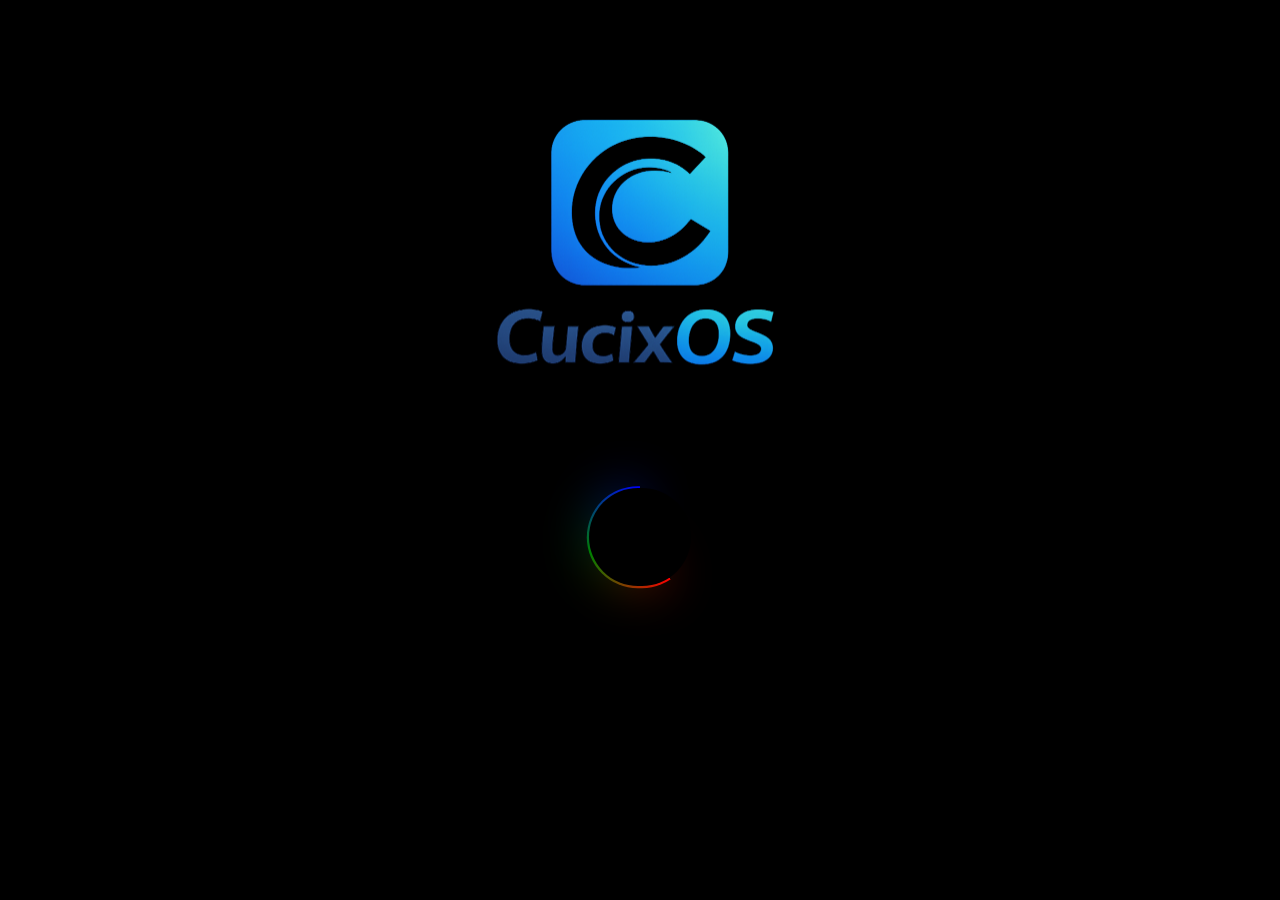
<file: index.html>
<!DOCTYPE html>
<html lang="en">
<head>
    <meta charset="UTF-8">
    <meta name="viewport" content="width=device-width, initial-scale=1.0">
    <title>Loading...</title>
    <link rel="shortcut icon" href="imgs/favicon/favicon.ico" type="image/x-icon">
    <link rel="stylesheet" href="style.css">
</head>
<body>
    <main id="loading-screen">
        <div id="OS-icon"></div>
        <div id="loading-animation"></div>
    </main>
    <script src="loading.js"></script>
</body>
</html>
</file>
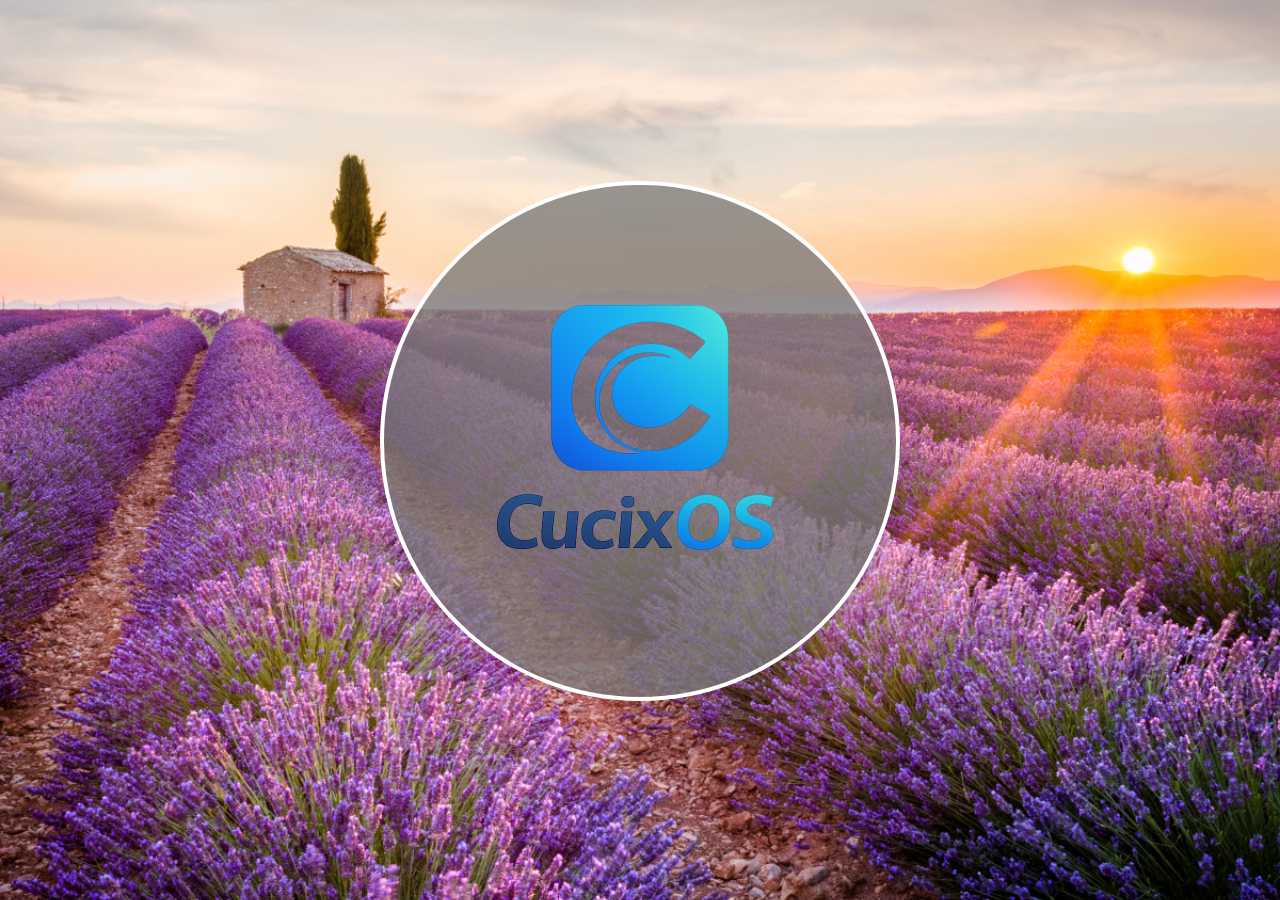
<file: access-page.html>
<!DOCTYPE html>
<html lang="en">
<head>
    <meta charset="UTF-8">
    <meta name="viewport" content="width=device-width, initial-scale=1.0">
    <title>CucixOS - Access</title>
    <link rel="stylesheet" href="access-page.css">
</head>
<body>
    <main id="access">
        <div id="bg"></div>
        <figure id="account">
            <img id="account-img" src="imgs/icons/OS-icons/OS-icon-loading.png">
            <figcaption>
                <input type="text" id="password" placeholder="Password">
            </figcaption>
        </figure>
    </main>
    <script src="loaded.js"></script>
    <script src="access.js"></script>
</body>
</html>
</file>
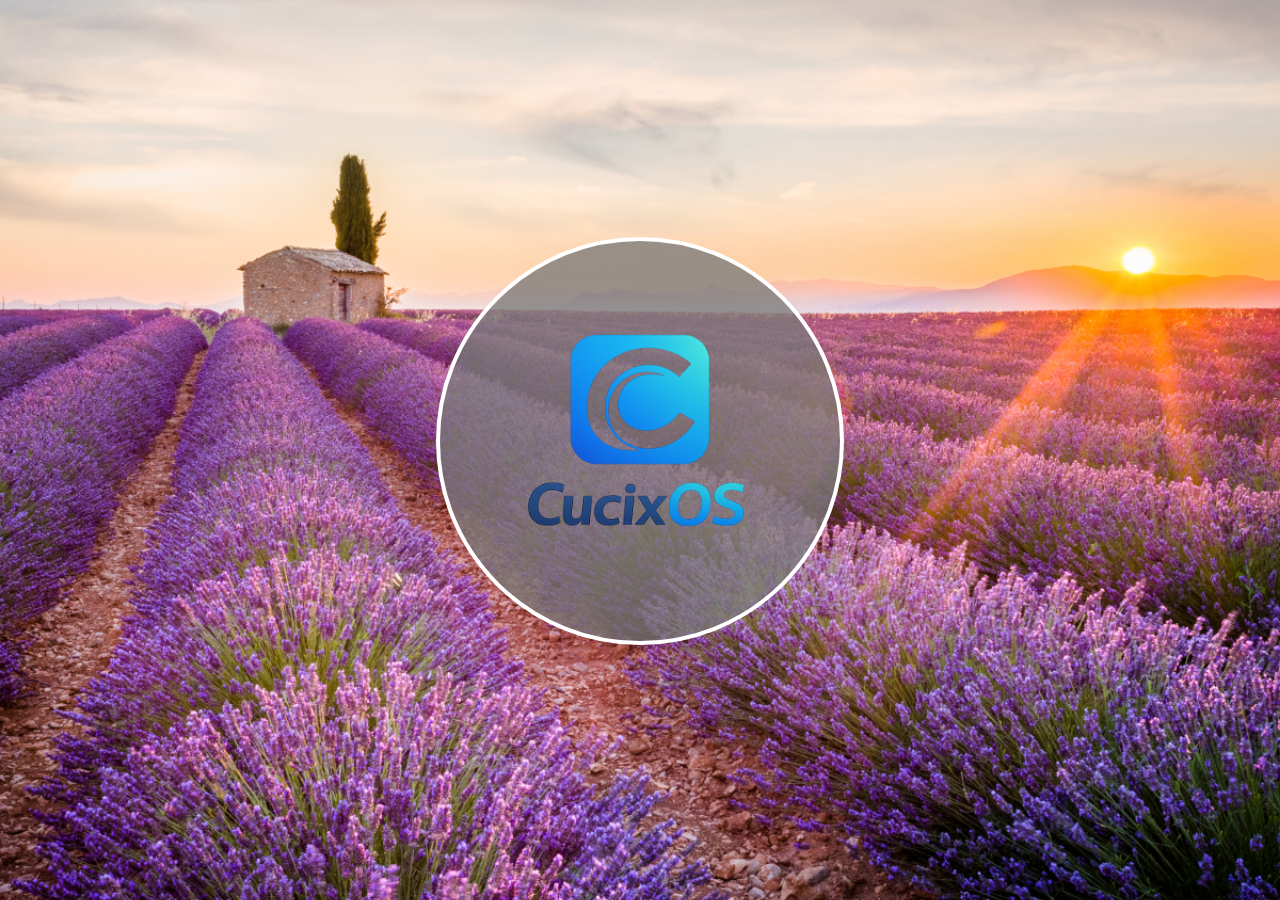
<file: src/access/access-page.html>
<!DOCTYPE html>
<html lang="en">
<head>
    <meta charset="UTF-8">
    <meta name="viewport" content="width=device-width, initial-scale=1.0">
    <title>CucixOS - Access</title>
    <link rel="shortcut icon" href="../../imgs/favicon/favicon.ico" type="image/x-icon">
    <link rel="stylesheet" href="access-page.css">
</head>
<body>
    <main id="access">
        <div id="bg"></div>
        <figure id="account">
            <img id="account-img" src="../../imgs/icons/OS-icons/OS-icon-loading.png">
            <figcaption>
                <input type="text" id="password" placeholder="Password">
            </figcaption>
        </figure>
    </main>
    <script src="loaded.js"></script>
    <script src="access.js"></script>
</body>
</html>
</file>
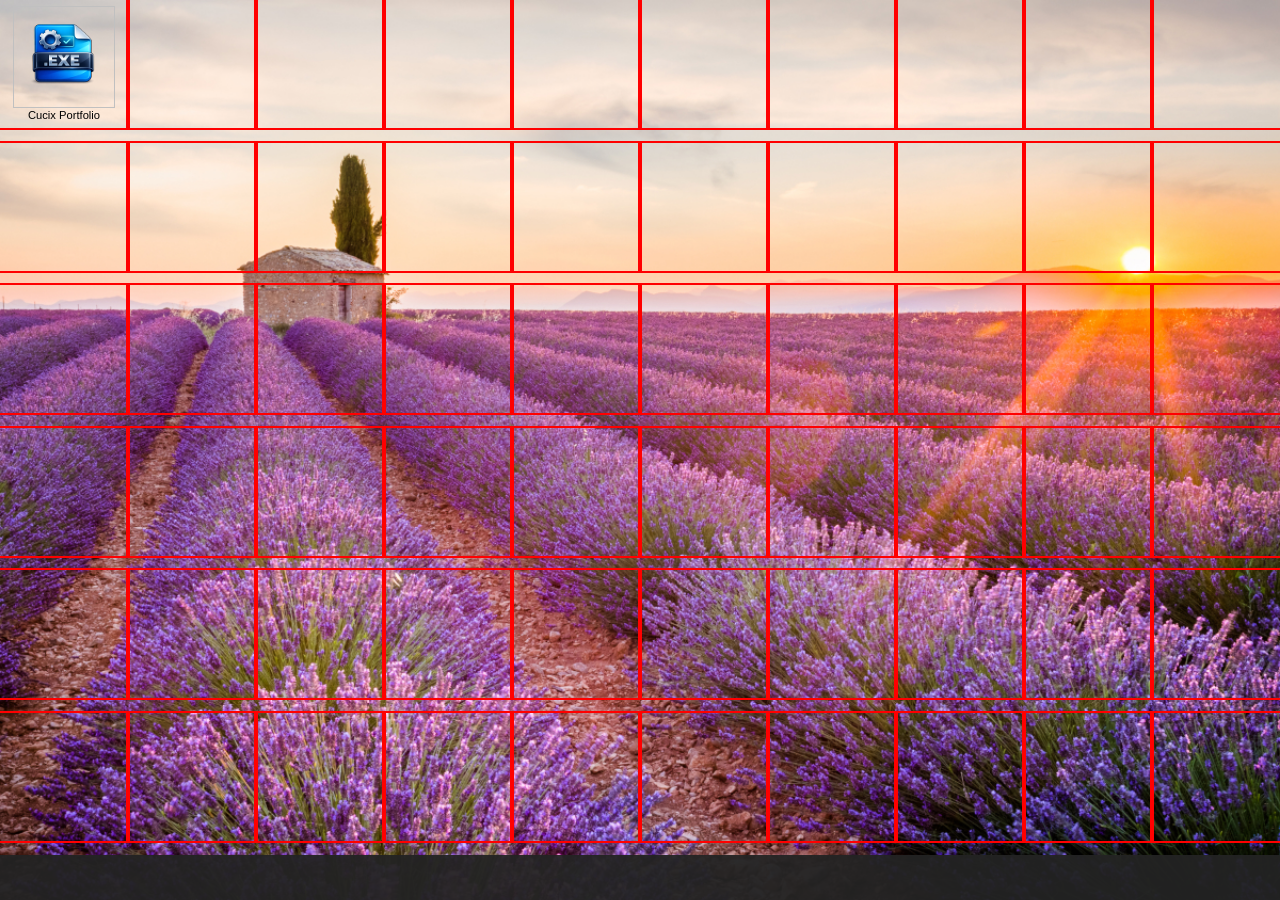
<file: src/desktop/desktop.html>
<!DOCTYPE html>
<html lang="en">
<head>
    <meta charset="UTF-8">
    <meta name="viewport" content="width=device-width, initial-scale=1.0">
    <title>CucixOS - Desktop</title>
    <link rel="shortcut icon" href="../../imgs/favicon/favicon.ico" type="image/x-icon">
    <link rel="stylesheet" href="style.css">
</head>
<body>
    <main id="desktop">
        <div id="desktop-grid-apps">
        </div>
        <nav id="nav-apps"></nav>
        
    </main>
    
    <script src="declarations.js"></script>

    <script src="loaded.js"></script>
</body>
</html>
</file>
<file: style.css>
body{
    margin: 0;
    padding: 0;
}

#loading-screen{
    width: 100vw;
    height: 100dvh;
    overflow: hidden;
    z-index: 0;
    position: absolute;
    background-color: black;
    display: flex;
    justify-content: center;
    align-items: center;
    flex-direction: column;
}

#OS-icon{
    width: 40vw;
    max-width: 600px;
    aspect-ratio: 1/1;
    background-image: url("imgs/icons/OS-icons/OS-icon-loading.png");
    background-repeat: no-repeat;
    background-size: cover;
}

/* LOADING ANIMATION CIRCLE */
#loading-animation{
    width: 8vw;
    max-width: 125px;
    aspect-ratio: 1/1;
    position: relative;
    border-radius: 9999px;
    background-color: black;
    margin-bottom: min(40%,314px);
}

@property --angle{
    syntax: "<angle>";
    initial-value: 0deg;
    inherits: false;
}

#loading-animation::after, #loading-animation::before{
    content: '';
    position: absolute;
    height: 100%;
    width: 100%;
    background-image: conic-gradient(
        from var(--angle),
        transparent 40%, 
        red 20%,
        green,
        blue 
    );
    top: 50%;
    left: 50%;
    border-radius: 9999px;
    z-index: -1;
    translate: -50% -50%;
    padding: 2px;
    animation: 1s spin ease-in-out infinite;
}

#loading-animation::before{
    filter: blur(1.5rem);
    opacity: 0.5;
}

@keyframes spin{
    from{
        --angle: 0deg;
    }
    
    to{
        --angle: 360deg;
    }
}


.LOADED{
    animation: flick 0.1s alternate infinite;
}

@keyframes flick {
    from {
        filter: brightness(1);
    }

    to {
        filter: brightness(2);
    }
}
</file>
<file: access-page.css>
body{
    margin: 0;
    padding: 0;
}

#access, #bg{
    width: 100vw;
    height: 100dvh;
    overflow: hidden;
    display: flex;
    justify-content: center;
    align-items: center;
    flex-direction: column;
}

#bg{
    transition: filter 0.5s ease;
    filter: blur(0);
    background-repeat: no-repeat;
    background-size: cover;
    position: absolute;
    z-index: 0;
}

#bg.appearePassword{
    filter: blur(5px) !important;
}

#account{
    position: absolute;
    z-index: 1;
    display: flex;
    justify-content: center;
    align-items: center;
    flex-direction: column;
}

#account-img{
    background-color: grey;
    border-radius: 9999px;
    aspect-ratio: 1/1;
    width: 40vw;
    background-color: rgba(122, 122, 122, 0.759);
    border: 4px solid white;
    transition: transform 0.5s ease, filter 0.8s ease;
}

#account-img:hover{
    transform: scale(1.1);
    filter: drop-shadow(0 0 10px rgba(0, 0, 0, 0.591));
}

#account-img::selection{
    background: transparent;
}

#password{
    transition: width 0.3s ease;
    width: 0;
    padding: 0;
    border: 0;
    outline: none;
    margin-top: 20%;
}

#password.appearePassword{
    width: 20vw !important;
    padding: 2vw 3vw;
    border: 4px solid rgb(206, 206, 206);
    transition: width 0.3s ease, transform 0.5s ease;
}

#password.appearePassword:focus{
    width: 20vw !important;
    padding: 2vw 3vw;
    border: 4px solid rgb(206, 206, 206);
    transform: scale(1.2);
}
</file>
<file: src/access/access-page.css>
body{
    margin: 0;
    padding: 0;
}

#access, #bg{
    width: 100vw;
    height: 100dvh;
    overflow: hidden;
    display: flex;
    justify-content: center;
    align-items: center;
    flex-direction: column;
}

#bg{
    transition: filter 0.5s ease;
    filter: blur(0);
    background-repeat: no-repeat;
    background-size: cover;
    position: absolute;
    z-index: 0;
}

#bg.appearePassword{
    filter: blur(5px) !important;
}

#account{
    position: absolute;
    z-index: 1;
    display: flex;
    justify-content: center;
    align-items: center;
    flex-direction: column;
}

#account-img{
    background-color: grey;
    border-radius: 9999px;
    aspect-ratio: 1/1;
    width: 40vw;
    max-width: 400px;
    background-color: rgba(122, 122, 122, 0.759);
    border: 4px solid white;
    transition: transform 0.5s ease, filter 0.8s ease;
}

#account-img:hover{
    transform: scale(1.1);
    filter: drop-shadow(0 0 10px rgba(0, 0, 0, 0.591));
}

#account-img::selection{
    background: transparent;
}

#password{
    transition: width 0.3s ease;
    width: 0;
    padding: 0;
    border: 0;
    outline: none;
    margin-top: 20%;
}

#password.appearePassword{
    width: 20vw !important;
    max-width: 245px;
    padding: min(2vw,20px) min(3vw, 30px);
    border: 4px solid rgb(206, 206, 206);
    transition: width 0.3s ease, transform 0.5s ease;
}

#password.appearePassword:focus{
    width: 20vw !important;
    max-width: 245px;
    padding: min(2vw,15px) min(3vw, 20px);
    border: 4px solid rgb(206, 206, 206);
    transform: scale(1.1);
}
</file>
<file: src/desktop/style.css>
body{
    margin: 0;
    padding: 0;
    overflow: hidden;
}

#desktop{
    width: 100vw;
    height: 100dvh;
    background-repeat: no-repeat;
    background-size: cover;
    overflow: hidden;
    z-index: 0;
}

#desktop-grid-apps{
    display: grid;
    grid-template-columns: repeat(10,1fr);
    height: 95dvh;
}

.square{
    width: 10vw;
    aspect-ratio: 1/1;
    outline: 2px solid red;
    display: flex;
    justify-content: center;
    align-items: center;
    flex-direction: column;
}

.dir{
    width: 100%;
    display: flex;
    flex-direction: column;
    justify-content: center;
    align-items: center;
}

.folder-or-file{
    width: 80%;
    aspect-ratio: 1/1;
    background-size: cover;
    display: flex;
    justify-content: center;
}

.folder{
    background-image: url("../../imgs/icons/OS-icons/OS-Folder.png");
}

.txt{
    background-image: url("../../imgs/icons/OS-icons/OS-Folder.png");
}

.exe{
    background-image: url("../../imgs/icons/OS-icons/OS-Exe.png");
}

.name-folder-file{
    width: 100%;
    font-size: 70%;
    text-align: center;
    background-color: transparent;
    border: none;
    outline: none;
}

div.window{
    position: absolute;
    width: 60vw;
    aspect-ratio: 16/9;
    margin: auto;
    border-radius: 30px;
    transform-origin: center center;
    z-index: 99;
}

nav.window{
    width: 100%;
    background-color: white;
    height: 10%;
    border-radius: 30px 30px 0 0;
    display: flex;
    align-items: center;
}

nav.window ul{
    margin: 0;
    width: 100%;
    height: 100%;
    display: flex;
    justify-content: flex-end;
    align-items: center;
    list-style: none;
}

nav.window ul li{
    width: 7.5%;
    height: 100%;
    display: flex;
    justify-content: center;
    align-items: center;
}

.CLOSE_WINDOW:hover{
    background-color: red;
    border-radius: 0 30px 0 0;
}

.NOTCLOSE_WINDOW:hover{
    background-color: rgba(109, 109, 109, 0.208);
}

nav.window ul li svg{
    width: 2vw;
    aspect-ratio: 1/1;
}

iframe.window{
    height: 90%;
    width: 99.5%;
    border-radius: 0 0 30px 30px;
}

#nav-apps{
    position: absolute;
    z-index: 1;
    bottom: 0;
    height: 5dvh;
    width: 100vw;
    background-color: rgba(35, 35, 35, 0.949);
}

::selection{
    background: transparent;
}

@media (max-width: 1000px){
    .square{
        width: 10vw;
    }
}

@media (max-width: 800px){
    #desktop-grid-apps{
        grid-template-columns: repeat(5,1fr);
    }

    .square{
        width: 20vw;
    }
}
</file>
